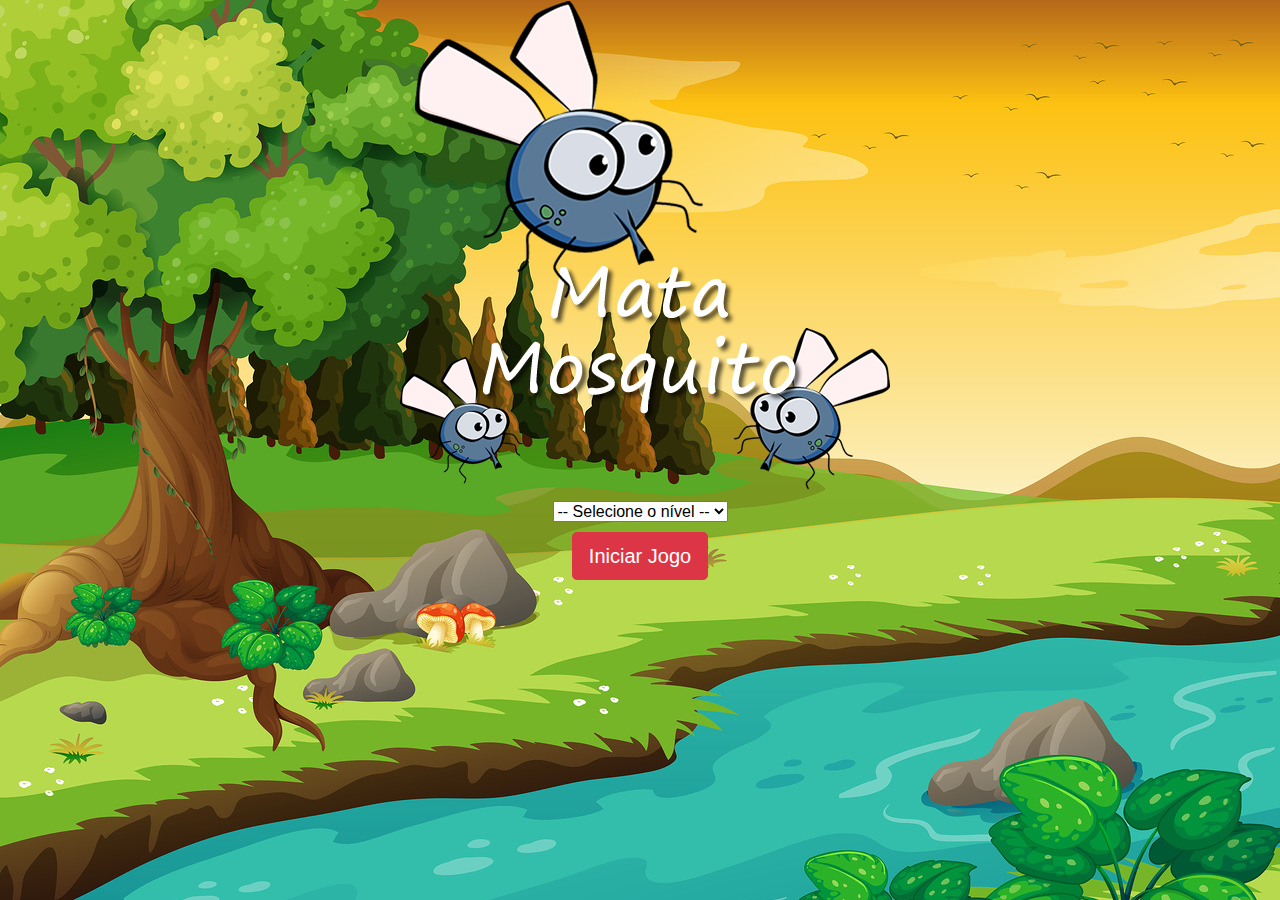
<file: index.html>
<!DOCTYPE html>
<html lang="en">
  <head>
    <meta charset="UTF-8">
    <meta name="viewport" content="width=device-width, initial-scale=1.0">
    <link rel="stylesheet" href="https://cdn.jsdelivr.net/npm/bootstrap@4.0.0/dist/css/bootstrap.min.css" integrity="sha384-Gn5384xqQ1aoWXA+058RXPxPg6fy4IWvTNh0E263XmFcJlSAwiGgFAW/dAiS6JXm" crossorigin="anonymous">
    <link rel="stylesheet" href="estilo.css">

    <script>
      function iniciarJogo() {
         var nivel = document.getElementById('nivel').value;

        if (nivel === '') {
          alert('Selecione um nível para iniciar o jogo');
          return false
        }

        window.location.href = "app.html?" + nivel

      }
    </script>

    <title>Mata Mosquito</title>
  </head>

  <body>

    <div class="container">
      <div class="row">
        <div class="col">
          <div class="d-flex justify-content-center">
            <img src="imagens/game.png" alt="">
          </div>
        </div>
      </div>

      <div class="row">
        <div class="col">
          <div class="d-flex justify-content-center">
          
          <div class="mb-2">
            <select class="form-=control" id="nivel">
              <option value="">-- Selecione o nível --</option>
              <option value="normal">-- Normal --</option>
              <option value="dificil">-- Difícil --</option>
              <option value="chuck_norris">-- Chuck Norris --</option>
            </select>
          </div>

        </div>
      </div>
    </div>

      <div class="row">
        <div class="col">
          <div class="d-flex justify-content-center">
            <button type="button" class="btn btn-danger btn-lg" onclick="iniciarJogo()">Iniciar Jogo</button>
          </div>
        </div>
      </div>

    </div>

  </body>
</html>
</file>
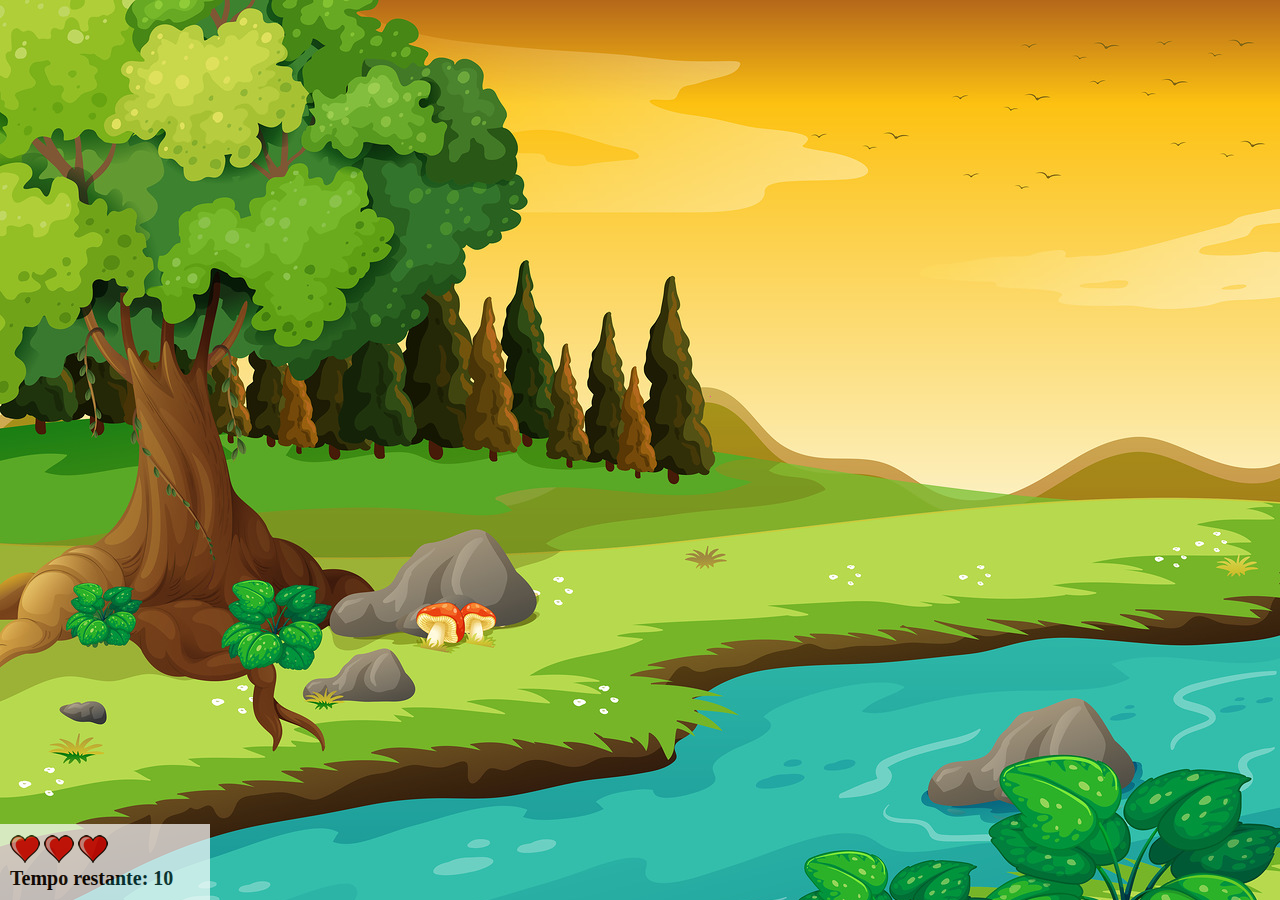
<file: app.html>
<!DOCTYPE html>
<html lang="en">
<head>
  <meta charset="UTF-8">
  <meta name="viewport" content="width=device-width, initial-scale=1.0">
  <link rel="stylesheet" href="estilo.css">
  <script src="jogo.js"></script>
  <title>Mata Mosquito</title>

</head>
<body onresize="ajustaTamanhoPalcoJogo()">

  <div class="painel">
    <div class="vidas">
      <img id="v1" src="imagens/coracao_cheio.png" alt="">
      <img id="v2" src="imagens/coracao_cheio.png" alt="">
      <img id="v3" src="imagens/coracao_cheio.png" alt="">
    </div>
  
    <div class="cronometro">Tempo restante: <span id="cronometro"></span></div>

  </div>

  <script>
    document.getElementById('cronometro').innerHTML = tempo;

    var criaMosquito = setInterval(function() {
      posicaoRandomica()
    }, criaMosquitoTempo)
  </script>

</body>

</html>
</file>
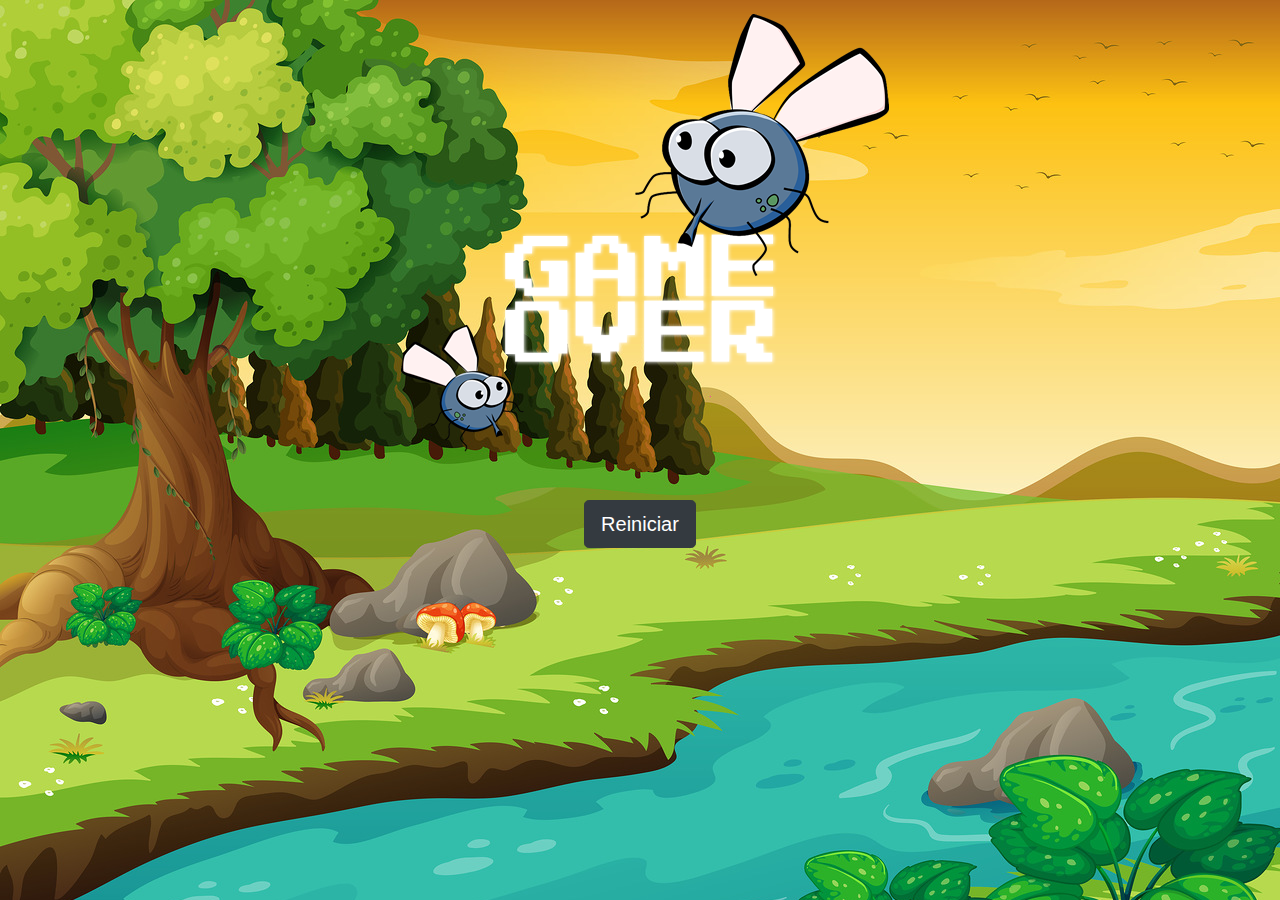
<file: fim_de_jogo.html>
<!DOCTYPE html>
<html lang="en">
  <head>
    <meta charset="UTF-8">
    <meta name="viewport" content="width=device-width, initial-scale=1.0">
    <link rel="stylesheet" href="https://cdn.jsdelivr.net/npm/bootstrap@4.0.0/dist/css/bootstrap.min.css" integrity="sha384-Gn5384xqQ1aoWXA+058RXPxPg6fy4IWvTNh0E263XmFcJlSAwiGgFAW/dAiS6JXm" crossorigin="anonymous">
    <link rel="stylesheet" href="estilo.css">

    <title>Game Over</title>
  </head>

  <body>

    <div class="container">
      <div class="row">
        <div class="col">
          <div class="d-flex justify-content-center">
            <img src="imagens/game_over.png" alt="">
          </div>
        </div>
      </div>

      <div class="row">
        <div class="col">
          <div class="d-flex justify-content-center">
            <button type="button" class="btn btn-dark btn-lg" onclick="window.location.href='index.html'">Reiniciar</button>
          </div>
        </div>
      </div>

    </div>

  </body>
</html>
</file>
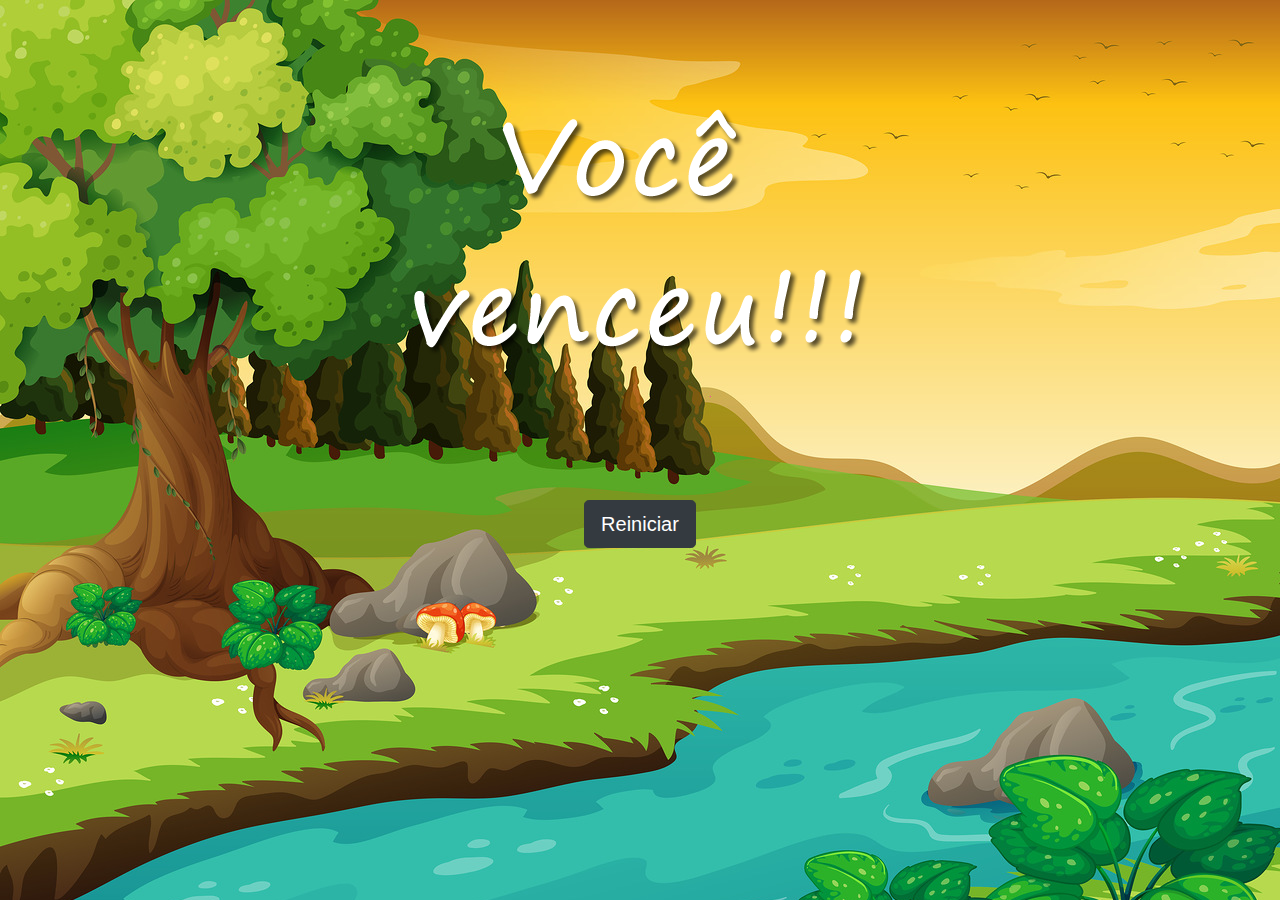
<file: vitoria.html>
<!DOCTYPE html>
<html lang="en">
  <head>
    <meta charset="UTF-8">
    <meta name="viewport" content="width=device-width, initial-scale=1.0">
    <link rel="stylesheet" href="https://cdn.jsdelivr.net/npm/bootstrap@4.0.0/dist/css/bootstrap.min.css" integrity="sha384-Gn5384xqQ1aoWXA+058RXPxPg6fy4IWvTNh0E263XmFcJlSAwiGgFAW/dAiS6JXm" crossorigin="anonymous">
    <link rel="stylesheet" href="estilo.css">

    <title>Vitória!</title>
  </head>

  <body>

    <div class="container">
      <div class="row">
        <div class="col">
          <div class="d-flex justify-content-center">
            <img src="imagens/vitoria.png" alt="">
          </div>
        </div>
      </div>

      <div class="row">
        <div class="col">
          <div class="d-flex justify-content-center">
            <button type="button" class="btn btn-dark btn-lg" onclick="window.location.href='index.html'">Reiniciar</button>
          </div>
        </div>
      </div>

    </div>

  </body>
</html>
</file>
<file: estilo.css>
html {
  cursor: url(imagens/mata_mosca.png) 30 30, auto;
}

body {
  background-image: url(imagens/bg.jpg);
  background-repeat: no-repeat;
  background-size: 100%;
}

.mosquito1 {
  width: 50px;
  height: 50px;
}
.mosquito2 {
  width: 70px;
  height: 70px;
}
.mosquito3 {
  width: 90px;
  height: 90px;
}

.ladoA {
  transform: scaleX(1);
}

.ladoB {
  transform: scaleX(-1);
}

.painel {
  position: absolute;
  width: 190px;
  padding: 10px;
  left: 0px;
  bottom: 0px;
  border-top: solid 1px #fff;
  background-color: #fff;
  opacity: 0.7;
}

.vidas {
  float: left;
}

.cronometro {
  float: left;
  font-size: 20px;
  font-weight: bold;
}
</file>
